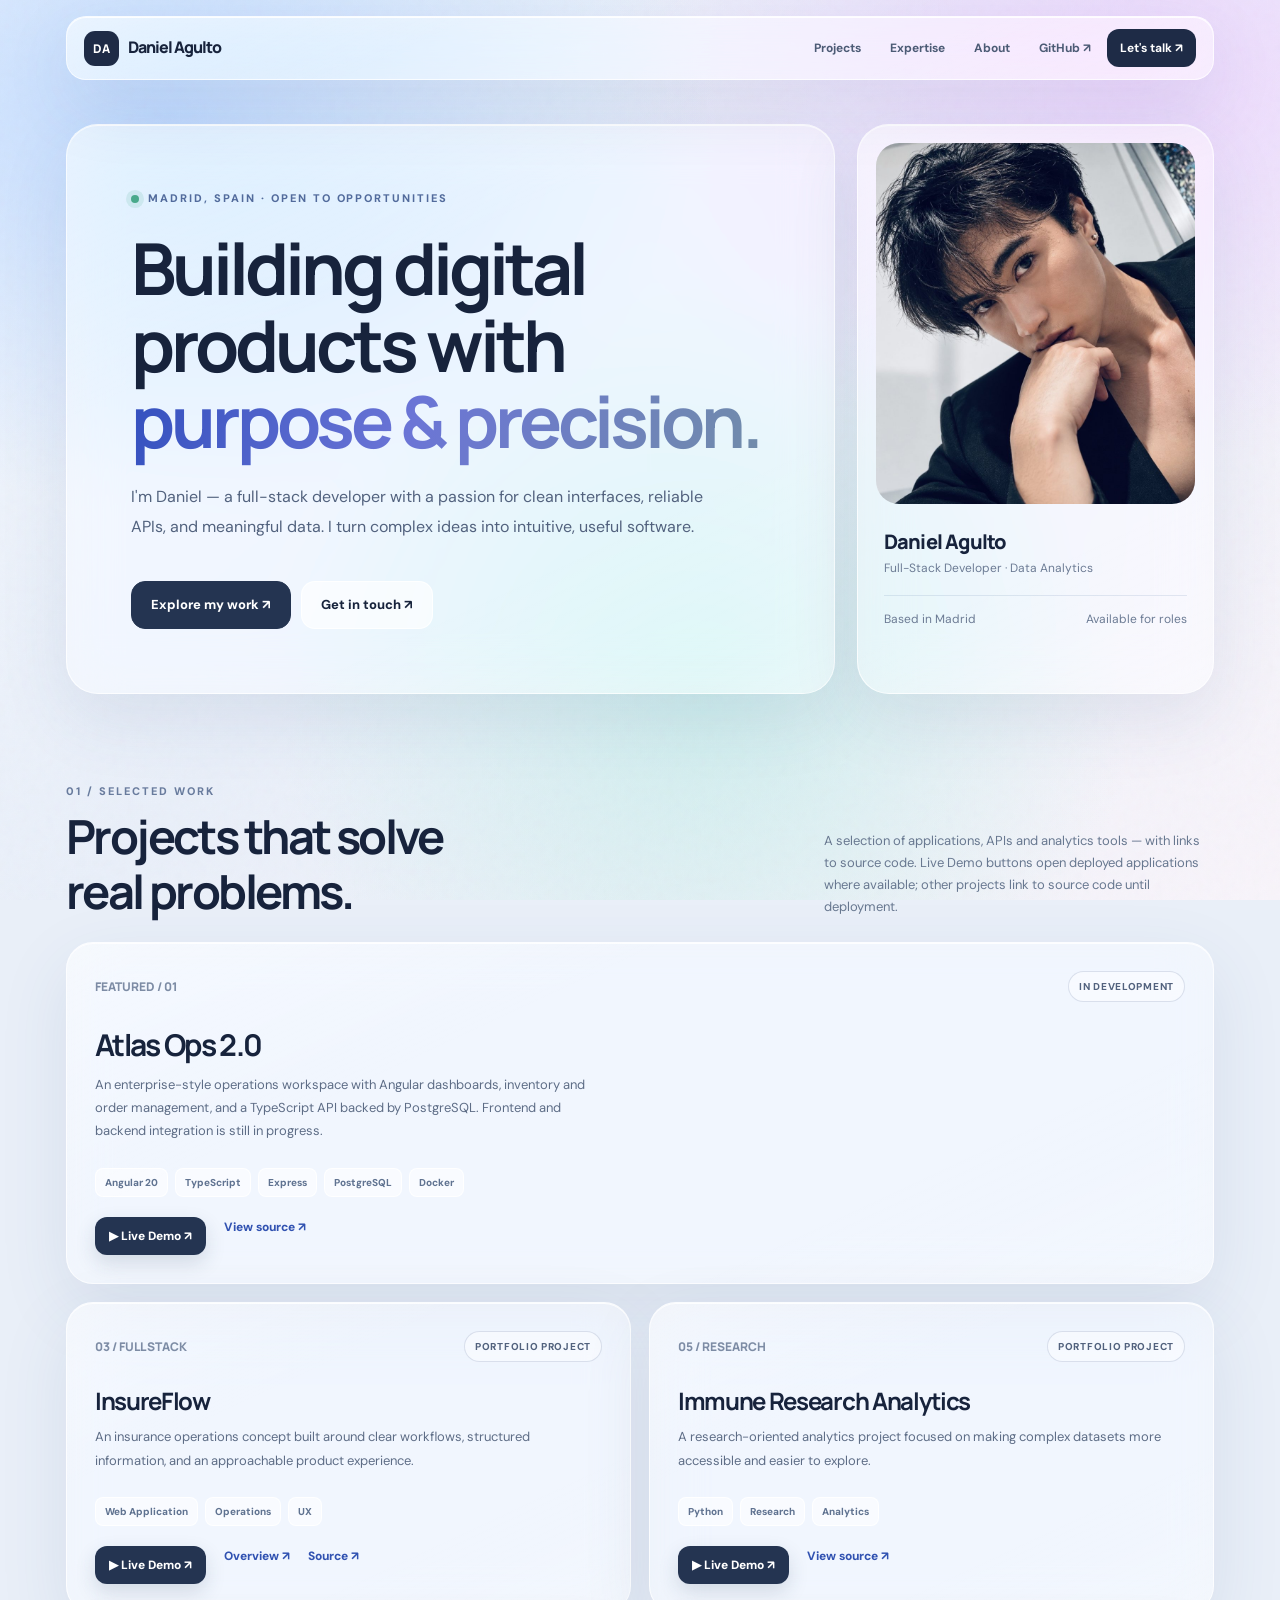
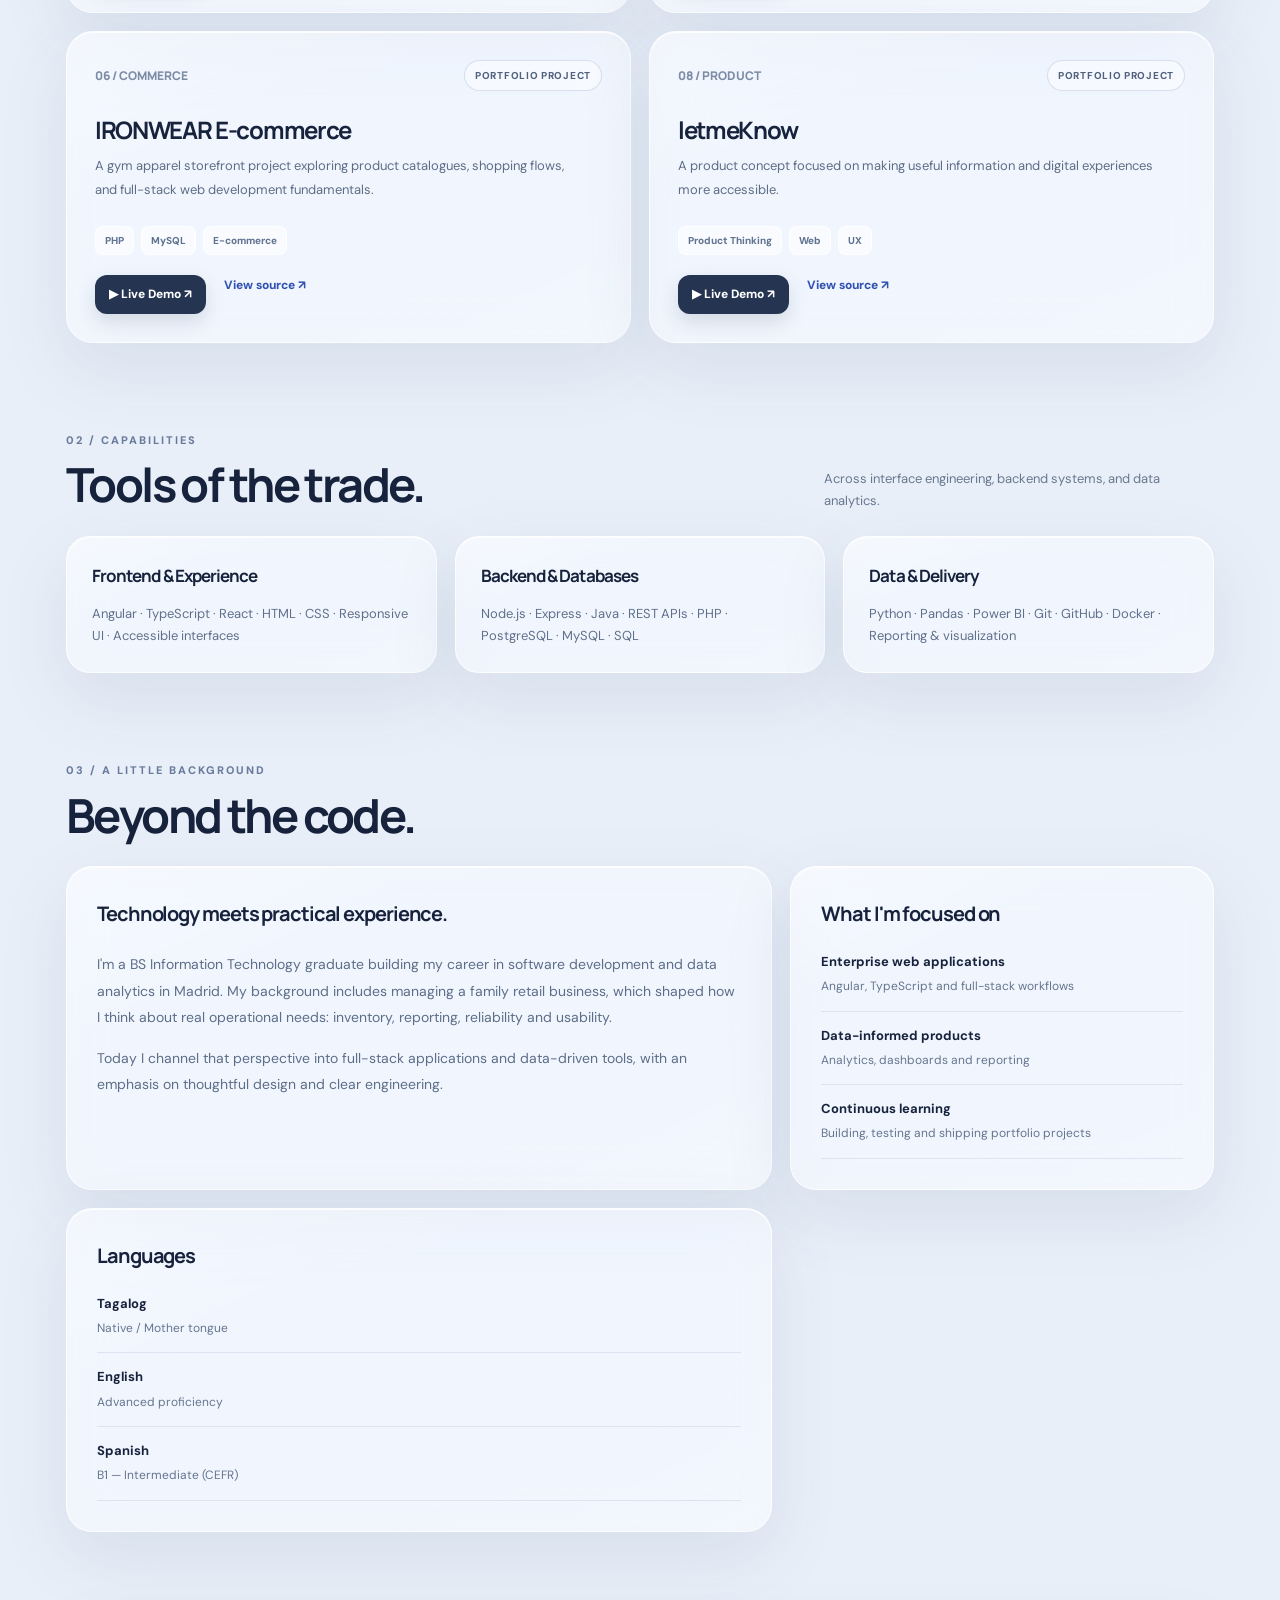
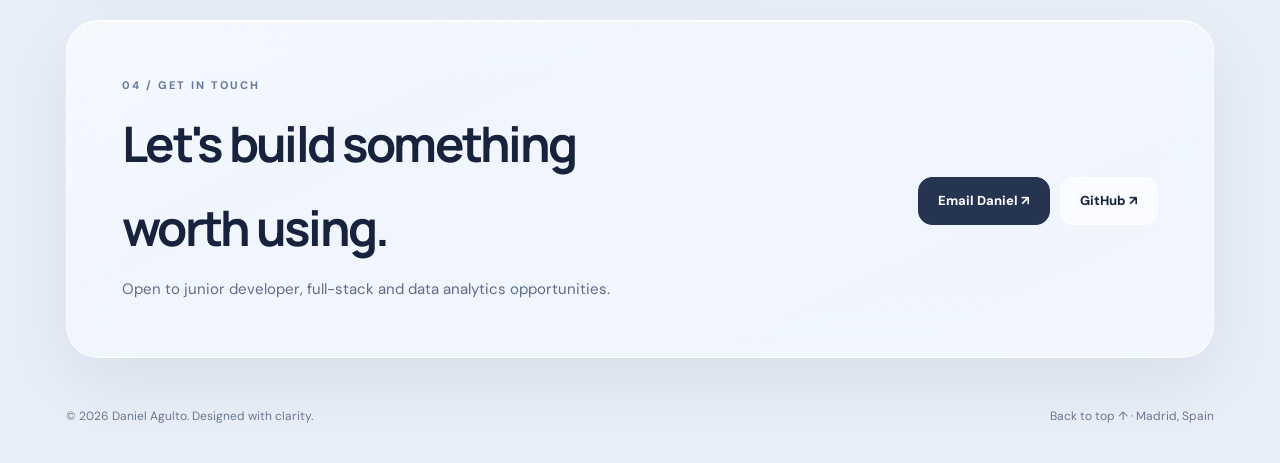
<file: index.html>
<!doctype html>
<html lang="en">
<head>
<meta charset="utf-8">
<meta name="viewport" content="width=device-width,initial-scale=1">
<meta name="theme-color" content="#e9eff8">
<meta name="description" content="Daniel Agulto — Madrid-based full-stack developer and data analytics enthusiast. Explore Angular, TypeScript, APIs, data platforms, and practical software projects.">
<meta property="og:title" content="Daniel Agulto — Developer & Data Analytics">
<meta property="og:description" content="Building considered digital products, data tools and full-stack applications.">
<meta property="og:image" content="https://danielagulto.github.io/daniel.jpg">
<link rel="canonical" href="https://danielagulto.github.io/">
<title>Daniel Agulto — Full-Stack Developer & Data Analytics</title>
<link rel="preconnect" href="https://fonts.googleapis.com">
<link rel="preconnect" href="https://fonts.gstatic.com" crossorigin>
<link href="https://fonts.googleapis.com/css2?family=DM+Sans:wght@400;500;600;700&family=Manrope:wght@400;500;600;700;800&display=swap" rel="stylesheet">
<style>
:root{--ink:#17233c;--muted:#65738c;--line:rgba(255,255,255,.74);--glass:rgba(255,255,255,.43);--glass-deep:rgba(255,255,255,.62);--shadow:0 24px 70px rgba(45,75,124,.10),inset 0 1px 0 rgba(255,255,255,.85);--blue:#4464d9;--radius:27px}
*{box-sizing:border-box}html{scroll-behavior:smooth;scroll-padding-top:100px}body{margin:0;min-height:100vh;color:var(--ink);font:15px/1.7 "DM Sans",sans-serif;background:#e9eff8;overflow-x:hidden}body:before{content:"";position:fixed;inset:0;z-index:-2;pointer-events:none;background:radial-gradient(ellipse at 13% 13%,rgba(190,217,255,.92),transparent 35%),radial-gradient(ellipse at 88% 9%,rgba(237,208,255,.74),transparent 34%),radial-gradient(ellipse at 55% 77%,rgba(182,235,228,.55),transparent 43%),linear-gradient(135deg,#f1f6fd,#e9eff9 45%,#f8f4fa)}body:after{content:"";position:fixed;inset:0;z-index:-1;pointer-events:none;opacity:.23;background-image:url("data:image/svg+xml,%3Csvg viewBox='0 0 160 160' xmlns='http://www.w3.org/2000/svg'%3E%3Cfilter id='n'%3E%3CfeTurbulence type='fractalNoise' baseFrequency='.7' numOctaves='3' stitchTiles='stitch'/%3E%3C/filter%3E%3Crect width='100%25' height='100%25' filter='url(%23n)' opacity='.13'/%3E%3C/svg%3E")}a{color:inherit}button,a{-webkit-tap-highlight-color:transparent}:focus-visible{outline:3px solid #5474ef;outline-offset:4px}.shell{max-width:1200px;margin:auto;padding:0 26px}.glass{background:var(--glass);border:1px solid var(--line);box-shadow:var(--shadow);backdrop-filter:blur(25px) saturate(165%);-webkit-backdrop-filter:blur(25px) saturate(165%);position:relative;overflow:hidden}.glass:before{content:"";pointer-events:none;position:absolute;inset:0;border-radius:inherit;background:linear-gradient(155deg,rgba(255,255,255,.42),transparent 32%,transparent 72%,rgba(255,255,255,.2));opacity:.75}.glass>*{position:relative}.topbar{position:sticky;top:16px;z-index:30;max-width:1200px;margin:16px auto 0;padding:0 26px}.nav{display:flex;align-items:center;justify-content:space-between;gap:16px;border-radius:20px;padding:12px 17px}.brand{font:800 16px "Manrope",sans-serif;letter-spacing:-.06em;text-decoration:none;white-space:nowrap}.brand span{display:inline-grid;place-items:center;width:35px;height:35px;background:#1e2b46;color:white;border-radius:11px;margin-right:9px;font-size:12px;letter-spacing:0}.links{display:flex;align-items:center;gap:3px;flex-wrap:wrap}.links a{font-size:12px;font-weight:700;color:#4c5b75;text-decoration:none;padding:9px 13px;border-radius:12px}.links a:hover{background:rgba(255,255,255,.65);color:#263b89}.nav-contact{background:#1e2b46!important;color:white!important}.hero{display:grid;grid-template-columns:1.55fr .72fr;gap:22px;margin-top:44px}.hero-copy{padding:clamp(32px,5vw,65px);border-radius:32px;min-height:480px;display:flex;flex-direction:column;justify-content:center}.eyebrow{font-size:11px;letter-spacing:.18em;text-transform:uppercase;font-weight:800;color:#526b9c;display:flex;align-items:center;gap:9px}.dot{width:8px;height:8px;background:#49a98b;border-radius:50%;box-shadow:0 0 0 5px rgba(73,169,139,.14)}h1,h2,h3,p{margin-top:0}h1,h2,h3{font-family:"Manrope",sans-serif;letter-spacing:-.055em}h1{font-size:clamp(45px,5.6vw,75px);line-height:1.07;margin:22px 0}.gradient{background:linear-gradient(110deg,#324fbe,#6b75d6 45%,#718ca9);-webkit-background-clip:text;background-clip:text;color:transparent}.lead{font-size:16px;max-width:610px;color:#52627e;line-height:1.85}.actions{display:flex;gap:10px;flex-wrap:wrap;margin-top:24px}.button{display:inline-flex;align-items:center;justify-content:center;gap:8px;text-decoration:none;font-size:13px;font-weight:800;border-radius:14px;padding:12px 19px;border:1px solid rgba(255,255,255,.86);background:rgba(255,255,255,.65);transition:transform .2s,background .2s,box-shadow .2s}.button:hover{transform:translateY(-3px);box-shadow:0 12px 25px rgba(55,72,125,.12)}.button.primary{background:#243451;color:#fff;border-color:#243451}.hero-aside{border-radius:32px;padding:18px;display:flex;flex-direction:column;gap:14px}.portrait{width:100%;aspect-ratio:1/1.13;object-fit:cover;object-position:center;border-radius:23px;display:block;background:#d4e0f0}.aside-bottom{padding:10px 8px 3px}.aside-bottom strong{display:block;font:800 20px "Manrope",sans-serif;letter-spacing:-.04em}.aside-bottom span{color:#6c7b94;font-size:12px}.mini-line{display:flex;justify-content:space-between;gap:8px;margin-top:14px;border-top:1px solid rgba(111,139,179,.18);padding-top:13px;color:#52617a;font-size:12px}.section{padding-top:88px}.section-head{display:flex;justify-content:space-between;align-items:end;gap:20px;margin-bottom:24px}.kicker{font-size:11px;letter-spacing:.18em;text-transform:uppercase;color:#687b9d;font-weight:800;margin-bottom:8px}.section h2{font-size:clamp(31px,4vw,47px);line-height:1.16;margin:0}.section-desc{color:#687890;font-size:13px;max-width:390px;margin:0}.featured{display:grid;grid-template-columns:repeat(2,minmax(0,1fr));gap:18px}.project{border-radius:var(--radius);padding:28px;min-height:285px;display:flex;flex-direction:column;transition:transform .25s,box-shadow .25s}.project:hover,.skill:hover{transform:translateY(-4px);box-shadow:0 27px 70px rgba(53,80,125,.16),inset 0 1px 0 white}.project-top{display:flex;align-items:center;justify-content:space-between;gap:12px}.number{font:800 12px "Manrope",sans-serif;color:#7d8ca5}.flag{font-size:10px;letter-spacing:.07em;text-transform:uppercase;border:1px solid rgba(95,118,158,.2);background:rgba(255,255,255,.45);border-radius:30px;padding:6px 10px;color:#52627e;font-weight:800}.project h3{font-size:24px;line-height:1.25;margin:24px 0 9px}.project p{font-size:13px;line-height:1.8;color:#5e6d86;max-width:490px}.tags{display:flex;gap:7px;flex-wrap:wrap;margin:12px 0 20px}.tags span{font-size:10px;font-weight:800;color:#607391;background:rgba(255,255,255,.55);border:1px solid rgba(255,255,255,.9);border-radius:8px;padding:5px 9px}.project-links{display:flex;gap:18px;flex-wrap:wrap;margin-top:auto}.project-links a{font-size:12px;font-weight:800;text-decoration:none;color:#3152b1}.project-links a:hover{text-decoration:underline}.project-links .demo-link{display:inline-flex;align-items:center;justify-content:center;background:#243451;color:#fff;padding:9px 14px;border-radius:12px;box-shadow:0 8px 20px rgba(36,52,81,.15)}.project-links .demo-link:hover{text-decoration:none;background:#3654a8}.wide{grid-column:span 2;min-height:260px}.wide h3{font-size:30px}.skills{display:grid;grid-template-columns:repeat(3,1fr);gap:18px}.skill{border-radius:24px;padding:25px;transition:transform .25s,box-shadow .25s}.skill h3{font-size:17px;margin:0 0 12px}.skill p{font-size:13px;color:#60708a;margin:0}.about-grid{display:grid;grid-template-columns:1.25fr .75fr;gap:18px}.about-card{border-radius:26px;padding:30px}.about-card p{color:#5d6e88;font-size:14px;line-height:1.9}.about-card h3{font-size:20px}.timeline{display:grid;gap:13px}.timeline div{padding-bottom:12px;border-bottom:1px solid rgba(92,116,153,.14)}.timeline strong{display:block;font-size:13px}.timeline span{font-size:12px;color:#65758e}.contact{margin:88px 0 24px;padding:clamp(30px,5vw,55px);border-radius:32px;display:flex;justify-content:space-between;align-items:center;gap:20px}.contact h2{font-size:clamp(30px,4vw,49px);margin:8px 0}.contact p{color:#5c6d85;margin:0}.footer{display:flex;justify-content:space-between;gap:15px;padding:24px 0 36px;color:#6b7990;font-size:12px}.footer a{text-decoration:none}.footer a:hover{text-decoration:underline}@media(max-width:900px){.hero{grid-template-columns:1.25fr .75fr}.hero-copy{padding:34px}.skills{grid-template-columns:repeat(2,1fr)}}@media(max-width:680px){.shell,.topbar{padding-left:16px;padding-right:16px}.topbar{top:8px;margin-top:8px}.nav{align-items:flex-start;flex-direction:column;gap:7px}.links{width:100%}.links a{padding:7px 9px;font-size:11px}.hero{grid-template-columns:1fr;margin-top:18px}.hero-copy{min-height:auto;padding:32px 25px}.hero-aside{display:grid;grid-template-columns:110px 1fr;align-items:center}.portrait{aspect-ratio:1}.aside-bottom{padding:0}.mini-line{flex-direction:column;margin-top:8px;padding-top:7px}.featured,.skills,.about-grid{grid-template-columns:1fr}.wide{grid-column:span 1}.section{padding-top:64px}.section-head{align-items:flex-start;flex-direction:column}.project{min-height:270px}.contact{margin-top:65px;align-items:flex-start;flex-direction:column}.footer{flex-direction:column}}@media(prefers-reduced-motion:reduce){html{scroll-behavior:auto}*,*:before,*:after{transition:none!important;animation:none!important}}@supports not (backdrop-filter:blur(1px)){.glass{background:rgba(255,255,255,.92)}}
</style>
</head>
<body>
<a href="#main" style="position:absolute;left:-9999px" onfocus="this.style.left='12px'" onblur="this.style.left='-9999px'">Skip to content</a>
<div class="topbar"><nav class="nav glass" aria-label="Main navigation"><a class="brand" href="#top"><span>DA</span>Daniel Agulto</a><div class="links"><a href="#projects">Projects</a><a href="#expertise">Expertise</a><a href="#about">About</a><a href="https://github.com/danielagulto" target="_blank" rel="noopener noreferrer">GitHub ↗</a><a class="nav-contact" href="#contact">Let's talk ↗</a></div></nav></div>
<main id="main" class="shell">
<section class="hero" id="top" aria-labelledby="hero-title"><div class="hero-copy glass"><div class="eyebrow"><span class="dot"></span> Madrid, Spain · Open to opportunities</div><h1 id="hero-title">Building digital products with <span class="gradient">purpose & precision.</span></h1><p class="lead">I'm Daniel — a full-stack developer with a passion for clean interfaces, reliable APIs, and meaningful data. I turn complex ideas into intuitive, useful software.</p><div class="actions"><a class="button primary" href="#projects">Explore my work ↗</a><a class="button" href="mailto:danielagultolim@gmail.com">Get in touch ↗</a></div></div><aside class="hero-aside glass" aria-label="Profile"><img class="portrait" src="daniel.jpg" alt="Portrait of Daniel Agulto"><div class="aside-bottom"><strong>Daniel Agulto</strong><span>Full-Stack Developer · Data Analytics</span><div class="mini-line"><span>Based in Madrid</span><span>Available for roles</span></div></div></aside></section>
<section class="section" id="projects"><div class="section-head"><div><div class="kicker">01 / Selected work</div><h2>Projects that solve<br>real problems.</h2></div><p class="section-desc">A selection of applications, APIs and analytics tools — with links to source code. Live Demo buttons open deployed applications where available; other projects link to source code until deployment.</p></div>
<div class="featured">
<article class="project glass wide"><div class="project-top"><span class="number">FEATURED / 01</span><span class="flag">In development</span></div><h3>Atlas Ops 2.0</h3><p>An enterprise-style operations workspace with Angular dashboards, inventory and order management, and a TypeScript API backed by PostgreSQL. Frontend and backend integration is still in progress.</p><div class="tags"><span>Angular 20</span><span>TypeScript</span><span>Express</span><span>PostgreSQL</span><span>Docker</span></div><div class="project-links"><a class="demo-link" href="https://danielagulto.github.io/atlas-ops-2./" target="_blank" rel="noopener noreferrer">▶ Live Demo ↗</a><a href="https://github.com/danielagulto/atlas-ops-2." target="_blank" rel="noopener noreferrer">View source ↗</a></div></article>

<article class="project glass"><div class="project-top"><span class="number">03 / FULL STACK</span><span class="flag">Portfolio project</span></div><h3>InsureFlow</h3><p>An insurance operations concept built around clear workflows, structured information, and an approachable product experience.</p><div class="tags"><span>Web Application</span><span>Operations</span><span>UX</span></div><div class="project-links"><a class="demo-link" href="https://insureflow-portfolio.vercel.app" target="_blank" rel="noopener noreferrer">▶ Live Demo ↗</a><a href="insureflow.html">Overview ↗</a><a href="https://github.com/danielagulto/insureflow-portfolio" target="_blank" rel="noopener noreferrer">Source ↗</a></div></article>

<article class="project glass"><div class="project-top"><span class="number">05 / RESEARCH</span><span class="flag">Portfolio project</span></div><h3>Immune Research Analytics</h3><p>A research-oriented analytics project focused on making complex datasets more accessible and easier to explore.</p><div class="tags"><span>Python</span><span>Research</span><span>Analytics</span></div><div class="project-links"><a class="demo-link" href="https://immune-research-analytics.onrender.com" target="_blank" rel="noopener noreferrer">▶ Live Demo ↗</a><a href="https://github.com/danielagulto/immune-research-analytics" target="_blank" rel="noopener noreferrer">View source ↗</a></div></article>
<article class="project glass"><div class="project-top"><span class="number">06 / COMMERCE</span><span class="flag">Portfolio project</span></div><h3>IRONWEAR E-commerce</h3><p>A gym apparel storefront project exploring product catalogues, shopping flows, and full-stack web development fundamentals.</p><div class="tags"><span>PHP</span><span>MySQL</span><span>E-commerce</span></div><div class="project-links"><a class="demo-link" href="https://ironwear.free.nf/welcome.php" target="_blank" rel="noopener noreferrer">▶ Live Demo ↗</a><a href="https://github.com/danielagulto/ironwear-ecommerce" target="_blank" rel="noopener noreferrer">View source ↗</a></div></article>

<article class="project glass"><div class="project-top"><span class="number">08 / PRODUCT</span><span class="flag">Portfolio project</span></div><h3>letmeKnow</h3><p>A product concept focused on making useful information and digital experiences more accessible.</p><div class="tags"><span>Product Thinking</span><span>Web</span><span>UX</span></div><div class="project-links"><a class="demo-link" href="https://danielagulto.github.io/letmeknow/" target="_blank" rel="noopener noreferrer">▶ Live Demo ↗</a><a href="https://github.com/danielagulto/letmeknow" target="_blank" rel="noopener noreferrer">View source ↗</a></div></article>
</div></section>
<section class="section" id="expertise"><div class="section-head"><div><div class="kicker">02 / Capabilities</div><h2>Tools of the trade.</h2></div><p class="section-desc">Across interface engineering, backend systems, and data analytics.</p></div><div class="skills"><div class="skill glass"><h3>Frontend & Experience</h3><p>Angular · TypeScript · React · HTML · CSS · Responsive UI · Accessible interfaces</p></div><div class="skill glass"><h3>Backend & Databases</h3><p>Node.js · Express · Java · REST APIs · PHP · PostgreSQL · MySQL · SQL</p></div><div class="skill glass"><h3>Data & Delivery</h3><p>Python · Pandas · Power BI · Git · GitHub · Docker · Reporting & visualization</p></div></div></section>
<section class="section" id="about"><div class="section-head"><div><div class="kicker">03 / A little background</div><h2>Beyond the code.</h2></div></div><div class="about-grid"><div class="about-card glass"><h3>Technology meets practical experience.</h3><p>I'm a BS Information Technology graduate building my career in software development and data analytics in Madrid. My background includes managing a family retail business, which shaped how I think about real operational needs: inventory, reporting, reliability and usability.</p><p>Today I channel that perspective into full-stack applications and data-driven tools, with an emphasis on thoughtful design and clear engineering.</p></div><div class="about-card glass"><h3>What I'm focused on</h3><div class="timeline"><div><strong>Enterprise web applications</strong><span>Angular, TypeScript and full-stack workflows</span></div><div><strong>Data-informed products</strong><span>Analytics, dashboards and reporting</span></div><div><strong>Continuous learning</strong><span>Building, testing and shipping portfolio projects</span></div></div></div><div class="about-card glass"><h3>Languages</h3><div class="timeline"><div><strong>Tagalog</strong><span>Native / Mother tongue</span></div><div><strong>English</strong><span>Advanced proficiency</span></div><div><strong>Spanish</strong><span>B1 — Intermediate (CEFR)</span></div></div></div></div></section>
<section class="contact glass" id="contact"><div><div class="kicker">04 / Get in touch</div><h2>Let's build something<br>worth using.</h2><p>Open to junior developer, full-stack and data analytics opportunities.</p></div><div class="actions"><a class="button primary" href="mailto:danielagultolim@gmail.com">Email Daniel ↗</a><a class="button" href="https://github.com/danielagulto" target="_blank" rel="noopener noreferrer">GitHub ↗</a></div></section>
<footer class="footer"><span>© <span id="year">2026</span> Daniel Agulto. Designed with clarity.</span><span><a href="#top">Back to top ↑</a> · Madrid, Spain</span></footer>
</main><script>document.getElementById("year").textContent=new Date().getFullYear();</script>
</body></html>
</file>
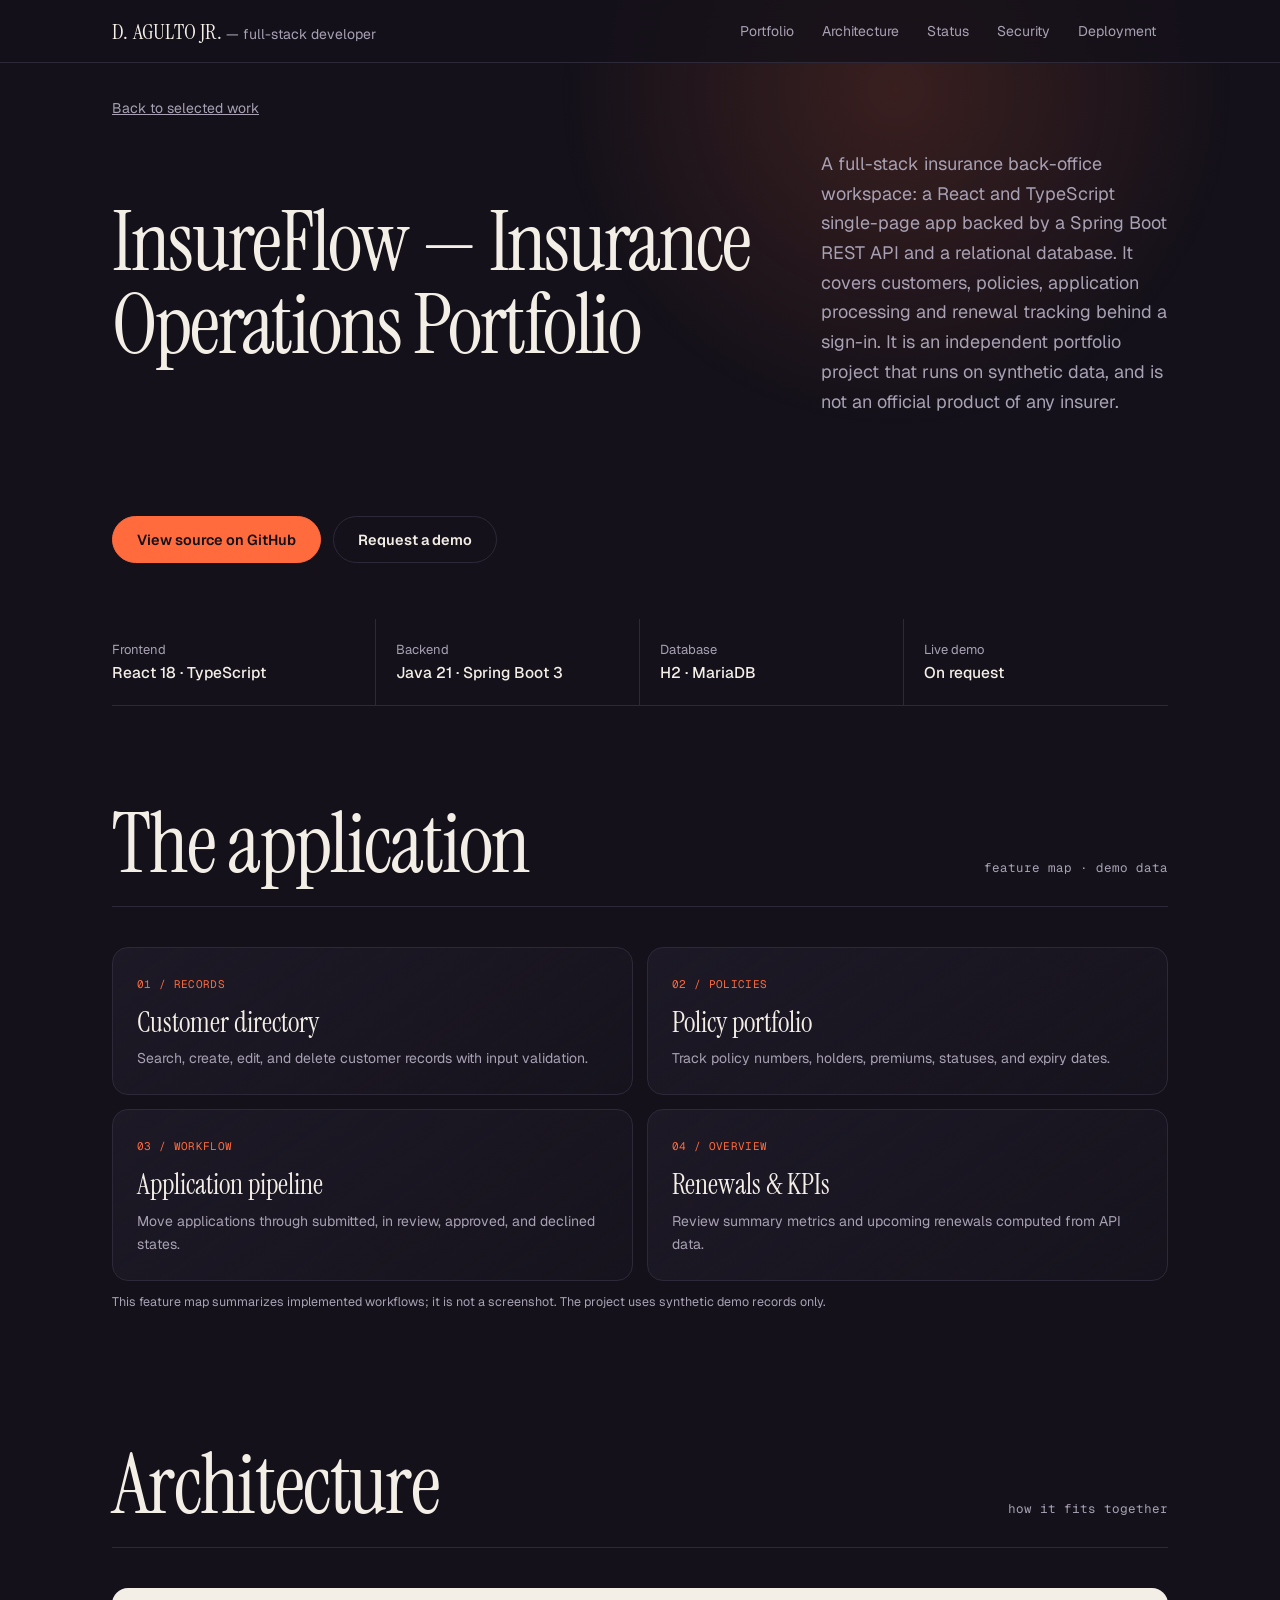
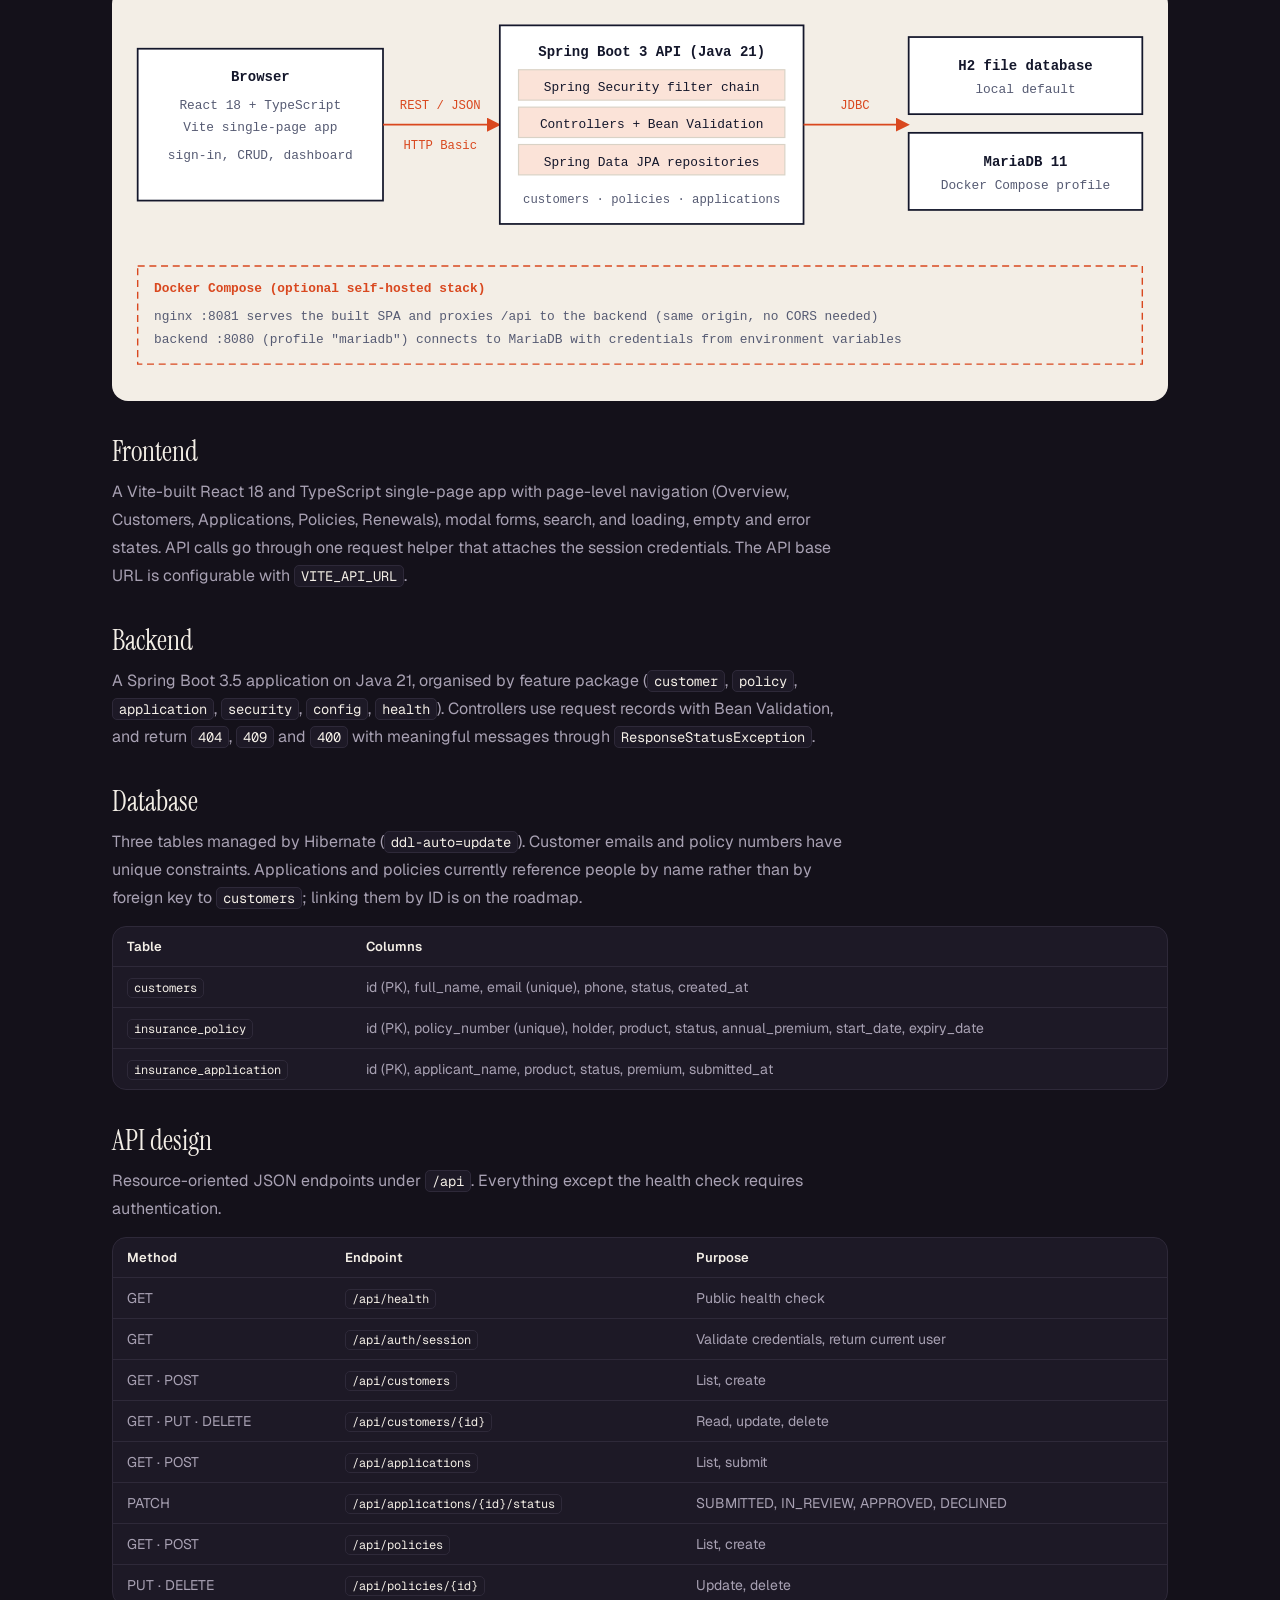
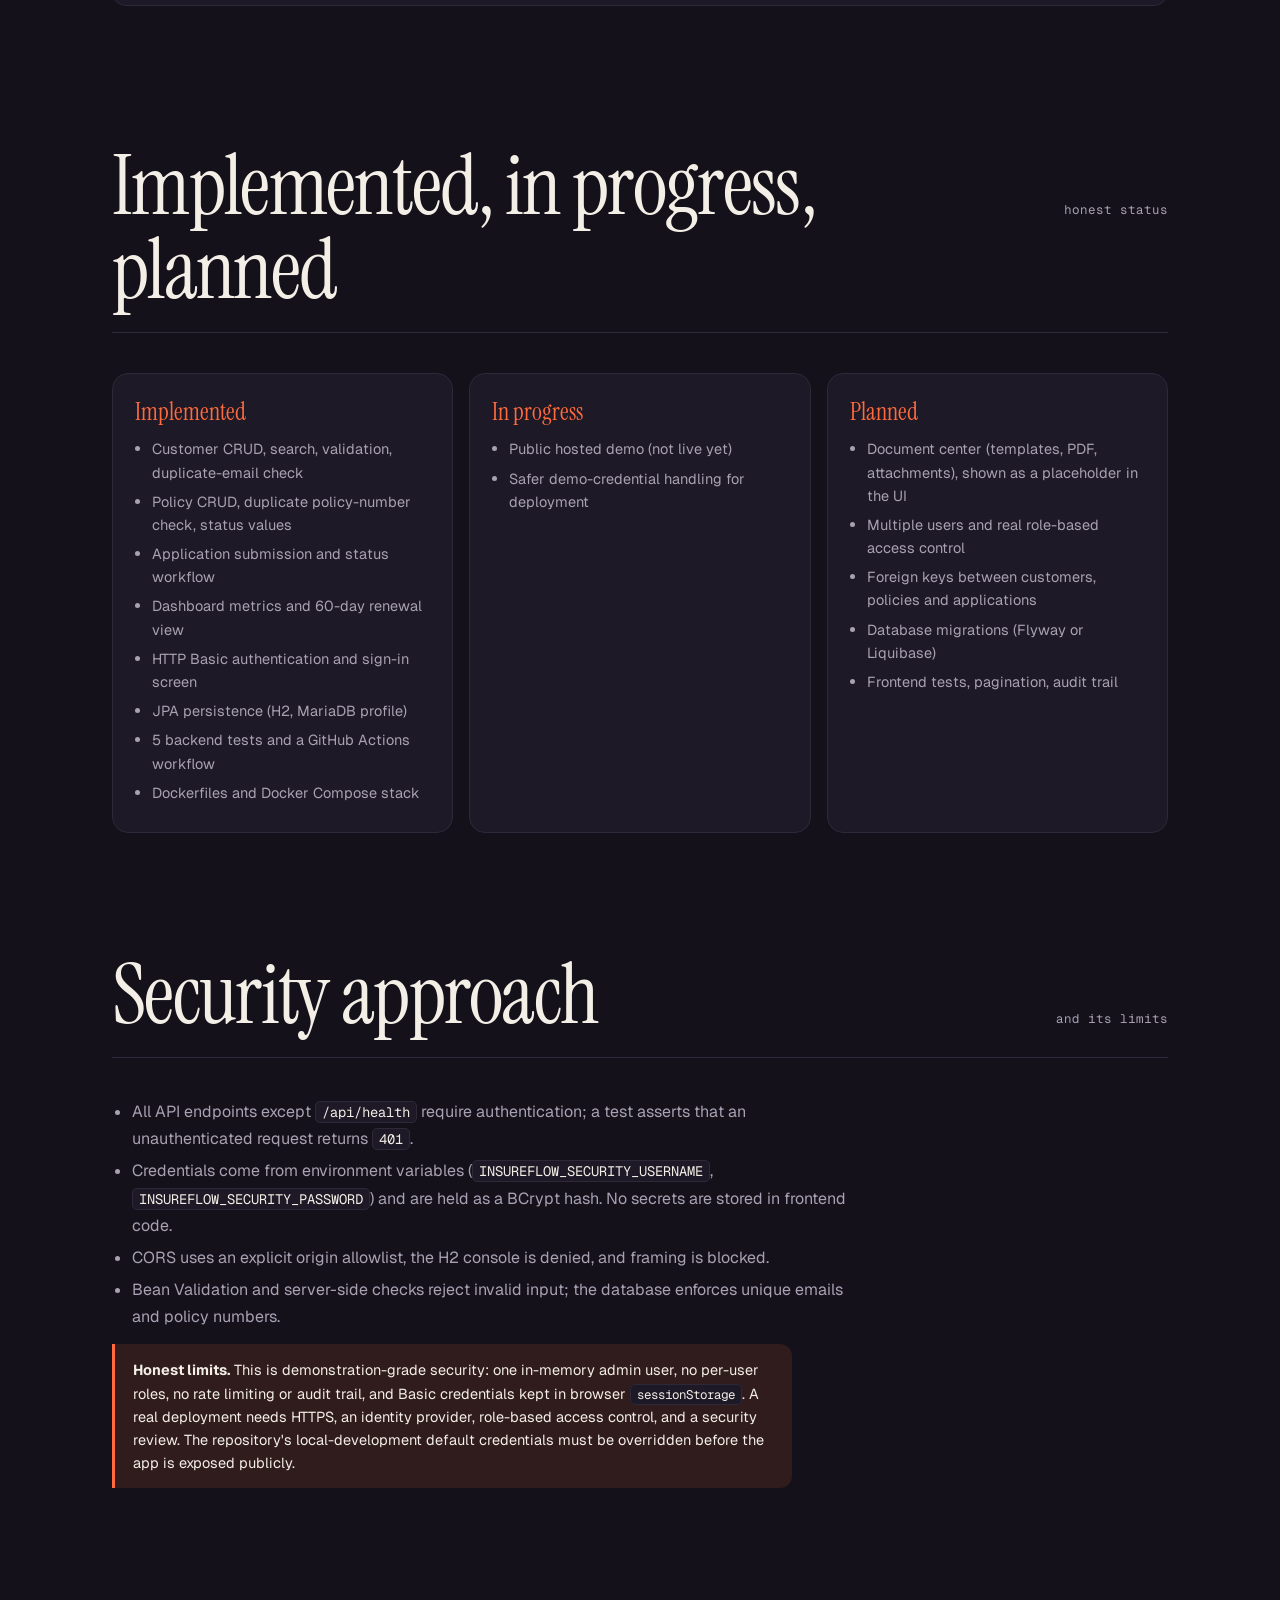
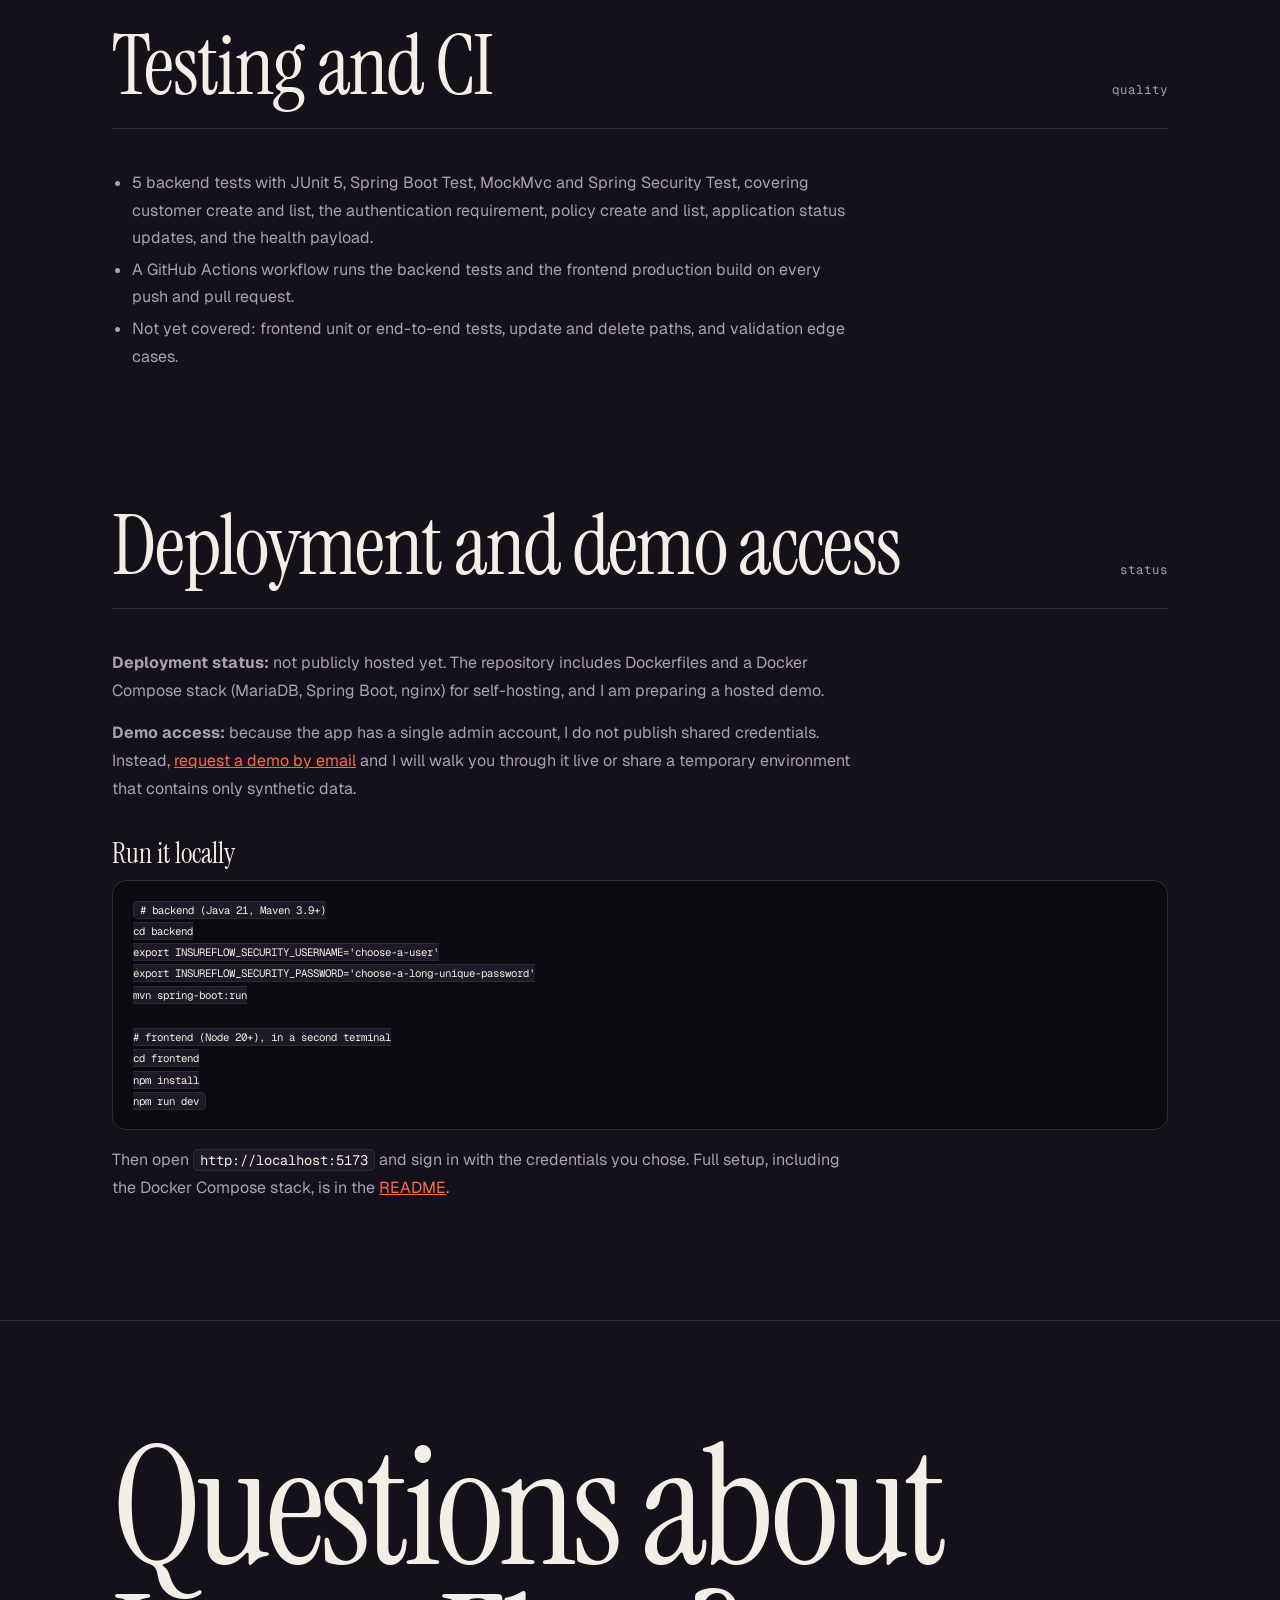
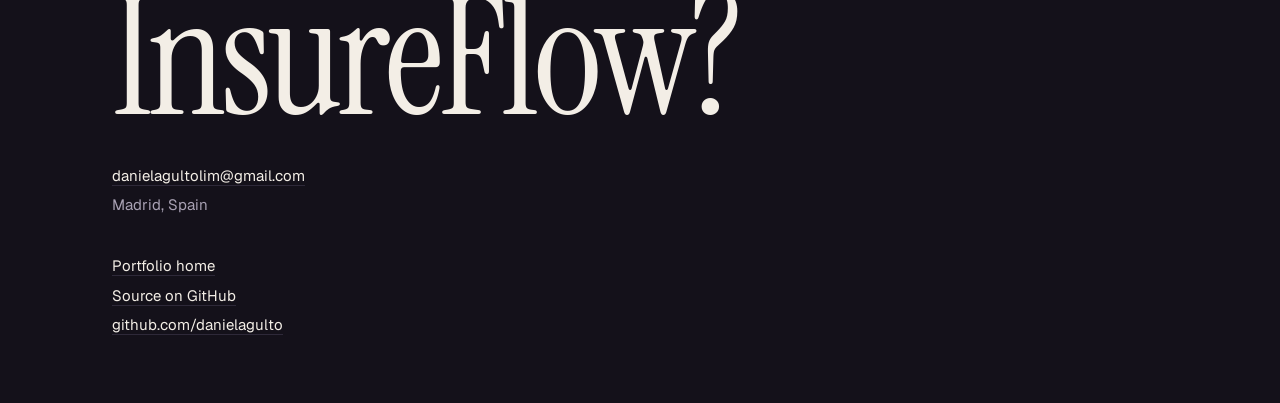
<file: insureflow.html>
<!DOCTYPE html>
<html lang="en">
<head>
<meta charset="UTF-8">
<meta name="viewport" content="width=device-width, initial-scale=1.0">
<title>InsureFlow — Insurance Operations Portfolio | Daniel Agulto</title>
<meta name="description" content="InsureFlow is a full-stack insurance operations app built with Java 21, Spring Boot, Spring Security, React and TypeScript. Architecture, features, security approach, testing and deployment status, with implemented and planned work clearly separated.">
<link rel="canonical" href="https://danielagulto.github.io/insureflow.html">
<meta name="author" content="Daniel L. Agulto Jr.">
<meta property="og:type" content="article">
<meta property="og:url" content="https://danielagulto.github.io/insureflow.html">
<meta property="og:site_name" content="Daniel Agulto — Portfolio">
<meta property="og:title" content="InsureFlow — Insurance Operations Portfolio">
<meta property="og:description" content="Full-stack insurance operations app: Spring Boot REST API, Spring Security, JPA, React and TypeScript. By Daniel Agulto.">
<meta property="og:image" content="https://danielagulto.github.io/daniel.jpg">
<meta property="og:image:alt" content="Portrait of Daniel Agulto, creator of the InsureFlow portfolio project">
<meta name="twitter:card" content="summary_large_image">
<meta name="theme-color" content="#14111A">
<link rel="icon" href="data:image/svg+xml,%3Csvg xmlns='http://www.w3.org/2000/svg' viewBox='0 0 32 32'%3E%3Crect width='32' height='32' fill='%2314172B'/%3E%3Ctext x='16' y='22' font-family='monospace' font-size='16' font-weight='bold' text-anchor='middle' fill='%23F6F6F9'%3EDA%3C/text%3E%3C/svg%3E">
<link rel="preconnect" href="https://fonts.googleapis.com">
<link rel="preconnect" href="https://fonts.gstatic.com" crossorigin>
<link href="https://fonts.googleapis.com/css2?family=Instrument+Serif:ital@0;1&family=Geist:wght@400;500;600&family=Geist+Mono:wght@400;500&display=swap" rel="stylesheet">
<link rel="stylesheet" href="site.css">
<script type="application/ld+json">
{
  "@context": "https://schema.org",
  "@type": "SoftwareSourceCode",
  "name": "InsureFlow — Insurance Operations Portfolio",
  "codeRepository": "https://github.com/danielagulto/insureflow-portfolio",
  "programmingLanguage": ["Java", "TypeScript"],
  "author": { "@type": "Person", "name": "Daniel L. Agulto Jr.", "url": "https://danielagulto.github.io/" }
}
</script>
</head>
<body>
<a class="skip-link" href="#main">Skip to content</a>

<header>
  <div class="wrap wide titleblock">
    <div><strong>D. AGULTO JR.</strong> — full-stack developer</div>
    <nav aria-label="Primary">
      <a href="index.html">Portfolio</a>
      <a href="#architecture">Architecture</a>
      <a href="#status">Status</a>
      <a href="#security">Security</a>
      <a href="#deployment">Deployment</a>
    </nav>
  </div>
</header>

<main id="main" class="wrap wide">
  <p class="crumb"><a href="index.html#work">Back to selected work</a></p>

  <section class="hero" id="top" style="padding-top:32px">
    <h1 style="max-width:22ch">InsureFlow — Insurance Operations Portfolio</h1>
    <p class="lede">A full-stack insurance back-office workspace: a React and TypeScript single-page app backed by a Spring Boot REST API and a relational database. It covers customers, policies, application processing and renewal tracking behind a sign-in. It is an independent portfolio project that runs on synthetic data, and is not an official product of any insurer.</p>
    <div class="cta-row">
      <a class="btn" href="https://github.com/danielagulto/insureflow-portfolio" target="_blank" rel="noopener">View source on GitHub</a>
      <a class="btn ghost" href="mailto:danielagultolim@gmail.com?subject=InsureFlow%20demo%20request">Request a demo</a>
    </div>
  </section>

  <div class="factstrip">
    <div class="fact"><span class="label">Frontend</span><span class="value">React 18 · TypeScript</span></div>
    <div class="fact"><span class="label">Backend</span><span class="value">Java 21 · Spring Boot 3</span></div>
    <div class="fact"><span class="label">Database</span><span class="value">H2 · MariaDB</span></div>
    <div class="fact"><span class="label">Live demo</span><span class="value">On request</span></div>
  </div>

  <section id="screens">
    <div class="section-head"><h2>The application</h2><span class="tag mono">feature map · demo data</span></div>
    <div class="screen-summary-grid" aria-label="InsureFlow feature overview, not screenshots">
      <article class="screen-summary"><span class="screen-index">01 / RECORDS</span><h3>Customer directory</h3><p>Search, create, edit, and delete customer records with input validation.</p></article>
      <article class="screen-summary"><span class="screen-index">02 / POLICIES</span><h3>Policy portfolio</h3><p>Track policy numbers, holders, premiums, statuses, and expiry dates.</p></article>
      <article class="screen-summary"><span class="screen-index">03 / WORKFLOW</span><h3>Application pipeline</h3><p>Move applications through submitted, in review, approved, and declined states.</p></article>
      <article class="screen-summary"><span class="screen-index">04 / OVERVIEW</span><h3>Renewals &amp; KPIs</h3><p>Review summary metrics and upcoming renewals computed from API data.</p></article>
    </div>
    <p class="note" style="font-size:12.5px;color:var(--ink-soft)">This feature map summarizes implemented workflows; it is not a screenshot. The project uses synthetic demo records only.</p>
  </section>

  <section id="architecture" class="prose">
    <div class="section-head"><h2>Architecture</h2><span class="tag mono">how it fits together</span></div>
    <div class="diagram">
      <svg viewBox="0 0 880 330" role="img" aria-labelledby="arch-t arch-d" xmlns="http://www.w3.org/2000/svg">
        <title id="arch-t">InsureFlow architecture</title>
        <desc id="arch-d">A React and TypeScript single-page app calls a Spring Boot REST API over HTTP with Basic authentication. The API uses Spring Data JPA to persist to H2 locally or MariaDB under Docker Compose. In Docker Compose, nginx serves the built app and proxies API requests to the backend.</desc>
        <defs><marker id="ah" markerWidth="8" markerHeight="8" refX="6" refY="4" orient="auto"><path d="M0,0 L8,4 L0,8 Z" fill="#D9481F"/></marker></defs>
        <g font-family="JetBrains Mono, monospace" font-size="12" fill="#14172B">
          <rect x="10" y="40" width="210" height="130" fill="#fff" stroke="#14172B" stroke-width="1.5"/>
          <text x="115" y="68" text-anchor="middle" font-weight="600">Browser</text>
          <text x="115" y="92" text-anchor="middle" fill="#565B73" font-size="11">React 18 + TypeScript</text>
          <text x="115" y="110" text-anchor="middle" fill="#565B73" font-size="11">Vite single-page app</text>
          <text x="115" y="134" text-anchor="middle" fill="#565B73" font-size="11">sign-in, CRUD, dashboard</text>

          <line x1="220" y1="105" x2="318" y2="105" stroke="#D9481F" stroke-width="1.5" marker-end="url(#ah)"/>
          <text x="269" y="92" text-anchor="middle" fill="#D9481F" font-size="10.5">REST / JSON</text>
          <text x="269" y="126" text-anchor="middle" fill="#D9481F" font-size="10.5">HTTP Basic</text>

          <rect x="320" y="20" width="260" height="170" fill="#fff" stroke="#14172B" stroke-width="1.5"/>
          <text x="450" y="46" text-anchor="middle" font-weight="600">Spring Boot 3 API (Java 21)</text>
          <rect x="336" y="58" width="228" height="26" fill="#FBE3D8" stroke="#D9D2C6"/><text x="450" y="76" text-anchor="middle" font-size="11">Spring Security filter chain</text>
          <rect x="336" y="90" width="228" height="26" fill="#FBE3D8" stroke="#D9D2C6"/><text x="450" y="108" text-anchor="middle" font-size="11">Controllers + Bean Validation</text>
          <rect x="336" y="122" width="228" height="26" fill="#FBE3D8" stroke="#D9D2C6"/><text x="450" y="140" text-anchor="middle" font-size="11">Spring Data JPA repositories</text>
          <text x="450" y="172" text-anchor="middle" fill="#565B73" font-size="10.5">customers · policies · applications</text>

          <line x1="580" y1="105" x2="668" y2="105" stroke="#D9481F" stroke-width="1.5" marker-end="url(#ah)"/>
          <text x="624" y="92" text-anchor="middle" fill="#D9481F" font-size="10.5">JDBC</text>

          <rect x="670" y="30" width="200" height="66" fill="#fff" stroke="#14172B" stroke-width="1.5"/>
          <text x="770" y="58" text-anchor="middle" font-weight="600">H2 file database</text>
          <text x="770" y="78" text-anchor="middle" fill="#565B73" font-size="11">local default</text>
          <rect x="670" y="112" width="200" height="66" fill="#fff" stroke="#14172B" stroke-width="1.5"/>
          <text x="770" y="140" text-anchor="middle" font-weight="600">MariaDB 11</text>
          <text x="770" y="160" text-anchor="middle" fill="#565B73" font-size="11">Docker Compose profile</text>

          <rect x="10" y="226" width="860" height="84" fill="none" stroke="#D9481F" stroke-width="1.2" stroke-dasharray="6 4"/>
          <text x="24" y="248" fill="#D9481F" font-size="11" font-weight="600">Docker Compose (optional self-hosted stack)</text>
          <text x="24" y="272" fill="#565B73" font-size="11">nginx :8081 serves the built SPA and proxies /api to the backend (same origin, no CORS needed)</text>
          <text x="24" y="292" fill="#565B73" font-size="11">backend :8080 (profile "mariadb") connects to MariaDB with credentials from environment variables</text>
        </g>
      </svg>
    </div>

    <h3>Frontend</h3>
    <p>A Vite-built React 18 and TypeScript single-page app with page-level navigation (Overview, Customers, Applications, Policies, Renewals), modal forms, search, and loading, empty and error states. API calls go through one request helper that attaches the session credentials. The API base URL is configurable with <code>VITE_API_URL</code>.</p>

    <h3>Backend</h3>
    <p>A Spring Boot 3.5 application on Java 21, organised by feature package (<code>customer</code>, <code>policy</code>, <code>application</code>, <code>security</code>, <code>config</code>, <code>health</code>). Controllers use request records with Bean Validation, and return <code>404</code>, <code>409</code> and <code>400</code> with meaningful messages through <code>ResponseStatusException</code>.</p>

    <h3>Database</h3>
    <p>Three tables managed by Hibernate (<code>ddl-auto=update</code>). Customer emails and policy numbers have unique constraints. Applications and policies currently reference people by name rather than by foreign key to <code>customers</code>; linking them by ID is on the roadmap.</p>
    <div class="tablewrap"><table>
      <thead><tr><th>Table</th><th>Columns</th></tr></thead>
      <tbody>
        <tr><td class="nowrap"><code>customers</code></td><td>id (PK), full_name, email (unique), phone, status, created_at</td></tr>
        <tr><td class="nowrap"><code>insurance_policy</code></td><td>id (PK), policy_number (unique), holder, product, status, annual_premium, start_date, expiry_date</td></tr>
        <tr><td class="nowrap"><code>insurance_application</code></td><td>id (PK), applicant_name, product, status, premium, submitted_at</td></tr>
      </tbody>
    </table></div>

    <h3>API design</h3>
    <p>Resource-oriented JSON endpoints under <code>/api</code>. Everything except the health check requires authentication.</p>
    <div class="tablewrap"><table>
      <thead><tr><th>Method</th><th>Endpoint</th><th>Purpose</th></tr></thead>
      <tbody>
        <tr><td>GET</td><td><code>/api/health</code></td><td>Public health check</td></tr>
        <tr><td>GET</td><td><code>/api/auth/session</code></td><td>Validate credentials, return current user</td></tr>
        <tr><td>GET · POST</td><td><code>/api/customers</code></td><td>List, create</td></tr>
        <tr><td>GET · PUT · DELETE</td><td><code>/api/customers/{id}</code></td><td>Read, update, delete</td></tr>
        <tr><td>GET · POST</td><td><code>/api/applications</code></td><td>List, submit</td></tr>
        <tr><td>PATCH</td><td><code>/api/applications/{id}/status</code></td><td>SUBMITTED, IN_REVIEW, APPROVED, DECLINED</td></tr>
        <tr><td>GET · POST</td><td><code>/api/policies</code></td><td>List, create</td></tr>
        <tr><td>PUT · DELETE</td><td><code>/api/policies/{id}</code></td><td>Update, delete</td></tr>
      </tbody>
    </table></div>
  </section>

  <section id="status">
    <div class="section-head"><h2>Implemented, in progress, planned</h2><span class="tag mono">honest status</span></div>
    <div class="statusgrid">
      <div class="statuscol">
        <h3>Implemented</h3>
        <ul>
          <li>Customer CRUD, search, validation, duplicate-email check</li>
          <li>Policy CRUD, duplicate policy-number check, status values</li>
          <li>Application submission and status workflow</li>
          <li>Dashboard metrics and 60-day renewal view</li>
          <li>HTTP Basic authentication and sign-in screen</li>
          <li>JPA persistence (H2, MariaDB profile)</li>
          <li>5 backend tests and a GitHub Actions workflow</li>
          <li>Dockerfiles and Docker Compose stack</li>
        </ul>
      </div>
      <div class="statuscol">
        <h3>In progress</h3>
        <ul>
          <li>Public hosted demo (not live yet)</li>
          <li>Safer demo-credential handling for deployment</li>
        </ul>
      </div>
      <div class="statuscol">
        <h3>Planned</h3>
        <ul>
          <li>Document center (templates, PDF, attachments), shown as a placeholder in the UI</li>
          <li>Multiple users and real role-based access control</li>
          <li>Foreign keys between customers, policies and applications</li>
          <li>Database migrations (Flyway or Liquibase)</li>
          <li>Frontend tests, pagination, audit trail</li>
        </ul>
      </div>
    </div>
  </section>

  <section id="security" class="prose">
    <div class="section-head"><h2>Security approach</h2><span class="tag mono">and its limits</span></div>
    <ul>
      <li>All API endpoints except <code>/api/health</code> require authentication; a test asserts that an unauthenticated request returns <code>401</code>.</li>
      <li>Credentials come from environment variables (<code>INSUREFLOW_SECURITY_USERNAME</code>, <code>INSUREFLOW_SECURITY_PASSWORD</code>) and are held as a BCrypt hash. No secrets are stored in frontend code.</li>
      <li>CORS uses an explicit origin allowlist, the H2 console is denied, and framing is blocked.</li>
      <li>Bean Validation and server-side checks reject invalid input; the database enforces unique emails and policy numbers.</li>
    </ul>
    <div class="callout"><strong>Honest limits.</strong> This is demonstration-grade security: one in-memory admin user, no per-user roles, no rate limiting or audit trail, and Basic credentials kept in browser <code>sessionStorage</code>. A real deployment needs HTTPS, an identity provider, role-based access control, and a security review. The repository's local-development default credentials must be overridden before the app is exposed publicly.</div>
  </section>

  <section id="testing" class="prose">
    <div class="section-head"><h2>Testing and CI</h2><span class="tag mono">quality</span></div>
    <ul>
      <li>5 backend tests with JUnit 5, Spring Boot Test, MockMvc and Spring Security Test, covering customer create and list, the authentication requirement, policy create and list, application status updates, and the health payload.</li>
      <li>A GitHub Actions workflow runs the backend tests and the frontend production build on every push and pull request.</li>
      <li>Not yet covered: frontend unit or end-to-end tests, update and delete paths, and validation edge cases.</li>
    </ul>
  </section>

  <section id="deployment" class="prose">
    <div class="section-head"><h2>Deployment and demo access</h2><span class="tag mono">status</span></div>
    <p><strong>Deployment status:</strong> not publicly hosted yet. The repository includes Dockerfiles and a Docker Compose stack (MariaDB, Spring Boot, nginx) for self-hosting, and I am preparing a hosted demo.</p>
    <p><strong>Demo access:</strong> because the app has a single admin account, I do not publish shared credentials. Instead, <a href="mailto:danielagultolim@gmail.com?subject=InsureFlow%20demo%20request">request a demo by email</a> and I will walk you through it live or share a temporary environment that contains only synthetic data.</p>
    <h3>Run it locally</h3>
<pre><code># backend (Java 21, Maven 3.9+)
cd backend
export INSUREFLOW_SECURITY_USERNAME='choose-a-user'
export INSUREFLOW_SECURITY_PASSWORD='choose-a-long-unique-password'
mvn spring-boot:run

# frontend (Node 20+), in a second terminal
cd frontend
npm install
npm run dev</code></pre>
    <p>Then open <code>http://localhost:5173</code> and sign in with the credentials you chose. Full setup, including the Docker Compose stack, is in the <a href="https://github.com/danielagulto/insureflow-portfolio#readme" target="_blank" rel="noopener">README</a>.</p>
  </section>
</main>

<footer id="contact">
  <div class="wrap wide">
    <div class="row">
      <div>
        <h2>Questions about InsureFlow?</h2>
        <div class="meta">
          <div><a href="mailto:danielagultolim@gmail.com">danielagultolim@gmail.com</a></div>
          <div>Madrid, Spain</div>
        </div>
      </div>
      <div class="meta">
        <div><a href="index.html">Portfolio home</a></div>
        <div><a href="https://github.com/danielagulto/insureflow-portfolio" target="_blank" rel="noopener">Source on GitHub</a></div>
        <div><a href="https://github.com/danielagulto" target="_blank" rel="noopener">github.com/danielagulto</a></div>
      </div>
    </div>
  </div>
</footer>
</body>
</html>
</file>
<file: site.css>
/* Daniel Agulto portfolio v4 - midnight editorial */
:root{
  --bg:#14111A; --surface:#1D1926; --line:#2E2939;
  --ink:#F3EEE6; --ink-soft:#A8A1B3;
  --accent:#FF6B3D; --accent-soft:rgba(255,107,61,.12); --ivory:#F3EEE6;
  --paper:var(--bg); --paper-line:var(--line); --blue:var(--accent); --blue-soft:var(--accent-soft);
  --display:'Instrument Serif',Georgia,serif;
  --body:'Geist',system-ui,sans-serif;
  --mono:'Geist Mono',ui-monospace,monospace;
}
*{box-sizing:border-box}
html{scroll-behavior:smooth;background:var(--bg)}
body{margin:0;background:var(--bg);color:var(--ink);font-family:var(--body);font-size:16px;-webkit-font-smoothing:antialiased;overflow-x:hidden}
body::before{content:"";position:fixed;inset:0;pointer-events:none;z-index:0;background:radial-gradient(520px circle at var(--mx,70%) var(--my,10%),rgba(255,107,61,.16),transparent 65%)}
header,main,footer{position:relative;z-index:1}
@media (prefers-reduced-motion:reduce){*{animation:none!important;transition:none!important;scroll-behavior:auto!important}}
a{color:var(--accent)}
.wrap{max-width:1120px;margin:0 auto;padding:0 32px}
.mono{font-family:var(--mono)}

/* header */
header{position:sticky;top:0;z-index:5;background:rgba(20,17,26,.8);backdrop-filter:blur(14px);-webkit-backdrop-filter:blur(14px);border-bottom:1px solid var(--line)}
.titleblock{display:flex;justify-content:space-between;align-items:center;padding-top:16px;padding-bottom:16px;font-size:14px;color:var(--ink-soft)}
.titleblock strong{font-family:var(--display);font-weight:400;font-size:22px;color:var(--ink);letter-spacing:.01em}
.titleblock nav{display:flex;flex-wrap:wrap;gap:4px}
.titleblock nav a{color:var(--ink-soft);text-decoration:none;padding:6px 12px;border-radius:99px;transition:color .2s,background .2s}
.titleblock nav a:hover{color:var(--ink);background:var(--surface)}

/* hero */
.hero{padding:112px 0 56px;display:block}
.eyebrow{display:inline-flex;align-items:center;gap:10px;font-family:var(--mono);font-size:12.5px;color:var(--ink-soft);border:1px solid var(--line);padding:7px 14px;border-radius:99px;margin:0 0 36px}
.eyebrow .dot{width:8px;height:8px;border-radius:50%;background:var(--accent);box-shadow:0 0 0 4px var(--accent-soft);animation:pulse 2.4s ease-in-out infinite}
@keyframes pulse{50%{box-shadow:0 0 0 8px transparent}}
.hero h1{font-family:var(--display);font-weight:400;font-size:clamp(52px,10.5vw,128px);line-height:.95;letter-spacing:-.025em;margin:0 0 36px}
.hero h1 em{color:var(--accent)}
.hero p.lede{font-size:18px;line-height:1.65;color:var(--ink-soft);max-width:58ch;margin:0 0 36px}
.hero .cta-row{display:flex;gap:12px;flex-wrap:wrap}
.btn{display:inline-block;padding:13px 24px;background:var(--accent);color:#14111A;text-decoration:none;font-size:14.5px;font-weight:600;border:1.5px solid var(--accent);border-radius:99px;transition:transform .2s,background .2s,color .2s}
.btn:hover{transform:translateY(-2px);background:var(--ink);border-color:var(--ink)}
.btn.ghost{background:transparent;color:var(--ink);border-color:var(--line)}
.btn.ghost:hover{background:var(--surface);border-color:var(--ink-soft)}
.js .rv{opacity:0;transform:translateY(18px);transition:opacity .7s ease,transform .7s ease}
.js .rv.in{opacity:1;transform:none}

.marquee{overflow:hidden;border-top:1px solid var(--line);border-bottom:1px solid var(--line);padding:18px 0;-webkit-mask-image:linear-gradient(90deg,transparent,#000 8%,#000 92%,transparent);mask-image:linear-gradient(90deg,transparent,#000 8%,#000 92%,transparent)}
.marquee-track{display:flex;width:max-content;gap:40px;font-family:var(--display);font-size:30px;color:var(--ink-soft);animation:slide 38s linear infinite}
.marquee-track span::after{content:"\2726";color:var(--accent);margin-left:40px;font-size:18px;vertical-align:middle}
@keyframes slide{to{transform:translateX(-50%)}}

/* fact strip */
.factstrip{display:grid;grid-template-columns:repeat(4,1fr);border-bottom:1px solid var(--line)}
.fact{padding:22px 20px;border-right:1px solid var(--line)}
.fact:first-child{padding-left:0}
.fact:last-child{border-right:none}
.fact .label{font-size:13px;color:var(--ink-soft);display:block;margin-bottom:4px}
.fact .value{font-size:15.5px;font-weight:500}
@media (max-width:620px){.factstrip{grid-template-columns:repeat(2,1fr)}.fact{padding-left:0;border-bottom:1px solid var(--line)}.fact:nth-child(2n){border-right:none;padding-left:20px}}

/* sections: big serif title across the top */
section{padding:96px 0 24px}
section.hero{padding:112px 0 56px}
.section-head{display:flex;justify-content:space-between;align-items:baseline;gap:16px;border-bottom:1px solid var(--line);padding-bottom:20px;margin:0 0 40px}
.section-head h2{font-family:var(--display);font-weight:400;font-size:clamp(44px,7vw,84px);line-height:1;letter-spacing:-.02em;margin:0}
.section-head .tag{font-family:var(--mono);font-size:12.5px;color:var(--ink-soft);white-space:nowrap}
section[id],footer[id]{scroll-margin-top:72px}

/* skills */
.skillgrid{display:grid;grid-template-columns:repeat(3,1fr);gap:40px 32px}
@media (max-width:900px){.skillgrid{grid-template-columns:1fr 1fr}}
@media (max-width:560px){.skillgrid{grid-template-columns:1fr}}
.skillgroup{border-top:1px solid var(--line);padding-top:16px}
.skillgroup .label{font-family:var(--display);font-size:24px;margin-bottom:14px;display:block}
.taglist{display:flex;flex-wrap:wrap;gap:8px}
.tag-pill{font-size:13.5px;padding:6px 13px;border:1px solid var(--line);border-radius:99px;color:var(--ink);transition:border-color .2s,background .2s}
.tag-pill:hover{border-color:var(--accent);background:var(--accent-soft)}
.tag-pill.learning{border-style:dashed;color:var(--ink-soft)}
.skillgroup .note{font-size:13px;color:var(--ink-soft);margin-top:12px;line-height:1.5}

/* projects: numbered editorial rows */
#work{counter-reset:p}
.project{counter-increment:p;position:relative;margin:0;padding:36px 0 36px 84px;border-top:1px solid var(--line);transition:background .3s}
.project::before{content:counter(p,decimal-leading-zero);position:absolute;left:0;top:40px;font-family:var(--mono);font-size:13px;color:var(--ink-soft)}
.project:hover::before{color:var(--accent)}
.project-top{display:flex;justify-content:space-between;align-items:baseline;flex-wrap:wrap;gap:6px 16px;margin-bottom:12px}
.project h3{font-family:var(--display);font-weight:400;font-size:clamp(34px,5vw,54px);letter-spacing:-.015em;line-height:1.05;margin:0;transition:color .25s}
.project:hover h3{color:var(--accent)}
.project .role{font-size:14px;color:var(--ink-soft)}
.project p{margin:0 0 16px;color:var(--ink-soft);line-height:1.7;font-size:16px;max-width:64ch}
.project .stack{display:flex;flex-wrap:wrap;gap:6px;margin-bottom:16px}
.project .stack span{font-family:var(--mono);font-size:11.5px;color:var(--ink-soft);border:1px solid var(--line);padding:3px 9px;border-radius:6px}
.project .status{font-size:12.5px;color:var(--ink-soft);border:1px dashed var(--ink-soft);padding:3px 11px;display:inline-block;border-radius:99px;margin:0 4px 4px 0}
.project .status.done{border-style:solid;border-color:var(--accent);color:var(--accent)}
.project a.live{font-size:15px;font-weight:600;text-decoration:none;color:var(--ink);border-bottom:2px solid var(--accent);padding-bottom:2px}
.project a.live:hover{color:var(--accent)}
.project.featured{background:linear-gradient(180deg,var(--surface),transparent 85%);border:1px solid var(--line);border-radius:24px;padding:40px 40px 40px 100px;margin:0 0 24px}
.project.featured::before{left:40px;top:46px;color:var(--accent)}
.featured-tag{display:inline-block;font-family:var(--mono);font-size:12px;color:var(--accent);background:var(--accent-soft);padding:4px 12px;border-radius:99px;margin-bottom:16px}
.project ul.points{margin:0 0 16px;padding-left:18px;color:var(--ink-soft);font-size:15.5px;line-height:1.65;max-width:66ch}
.project ul.points li{margin-bottom:5px}
.project .actions{display:flex;flex-wrap:wrap;gap:12px 20px;align-items:center;margin-top:20px}
.project .actions .btn{padding:11px 20px;font-size:14px;color:#14111A}
.project .actions .btn.ghost{color:var(--ink)}
.project .note{font-size:13px;color:var(--ink-soft);margin:14px 0 0;max-width:62ch;line-height:1.55}
.shot{margin:24px 0 14px}
.shot img{display:block;width:100%;height:auto;border:1px solid var(--line);border-radius:14px;background:#fff}
.shot figcaption{font-size:12.5px;color:var(--ink-soft);margin-top:8px;line-height:1.5}
@media (max-width:700px){.project,.project.featured{padding:32px 0 32px 0}.project.featured{padding:24px}.project::before{position:static;display:block;margin-bottom:10px}.project.featured::before{left:auto;top:auto}}

/* experience */
.job{margin:0;padding:28px 0;border-top:1px solid var(--line);display:grid;grid-template-columns:180px 1fr;column-gap:32px}
.job-top{display:contents}
.job-top>div{grid-column:2;grid-row:1}
.job .when{grid-column:1;grid-row:1;font-family:var(--mono);font-size:12.5px;color:var(--ink-soft);padding-top:6px}
.job ul{grid-column:2;margin:12px 0 0;padding-left:18px;color:var(--ink-soft);font-size:15px;line-height:1.65;max-width:66ch}
.job h3{font-family:var(--display);font-weight:400;font-size:28px;letter-spacing:-.01em;margin:0}
.job .where{font-size:14px;color:var(--ink-soft);margin-top:3px}
.job ul li{margin-bottom:4px}
@media (max-width:700px){.job{display:block}.job .when{display:block;margin-bottom:6px}}

/* footer */
footer{padding:112px 0 64px;margin-top:80px;border-top:1px solid var(--line)}
footer .row{display:flex;justify-content:space-between;flex-wrap:wrap;gap:32px;align-items:flex-end}
footer h2{font-family:var(--display);font-weight:400;font-size:clamp(64px,13vw,168px);letter-spacing:-.03em;line-height:.9;margin:0 0 28px}
footer .meta{font-size:15px;color:var(--ink-soft);line-height:1.95}
footer .meta a{color:var(--ink);text-decoration-color:var(--line);text-underline-offset:4px}
footer .meta a:hover{color:var(--accent);text-decoration-color:var(--accent)}

/* a11y */
.skip-link{position:absolute;left:12px;top:-60px;z-index:20;background:var(--accent);color:#14111A;padding:10px 14px;text-decoration:none;font-size:14px;border-radius:8px}
.skip-link:focus{top:12px}
a:focus-visible,.btn:focus-visible{outline:2px solid var(--accent);outline-offset:3px;border-radius:6px}
@media (max-width:620px){.wrap{padding:0 20px}.titleblock nav{display:none}.hero{padding-top:64px}}

/* project detail page */
.wrap.wide{max-width:1120px}
.crumb{font-size:14px;margin:36px 0 0}
.crumb a{color:var(--ink-soft)}
.prose p{margin:0 0 14px;color:var(--ink-soft);line-height:1.75;font-size:16px;max-width:68ch}
.prose h3{font-family:var(--display);font-weight:400;font-size:28px;margin:32px 0 8px}
.prose ul{margin:0 0 14px;padding-left:20px;color:var(--ink-soft);line-height:1.7;font-size:16px;max-width:68ch}
.prose li{margin-bottom:5px}
.prose code,td code{font-family:var(--mono);font-size:.86em;background:var(--surface);border:1px solid var(--line);padding:1px 6px;border-radius:5px;color:var(--ink)}
.statusgrid{display:grid;grid-template-columns:repeat(3,1fr);gap:16px}
.statuscol{padding:22px;background:var(--surface);border:1px solid var(--line);border-radius:16px}
.statuscol h3{font-family:var(--display);font-weight:400;font-size:24px;margin:0 0 10px;color:var(--accent)}
.statuscol ul{margin:0;padding-left:17px;font-size:14.5px;line-height:1.6;color:var(--ink-soft)}
.statuscol li{margin-bottom:6px}
@media (max-width:760px){.statusgrid{grid-template-columns:1fr}}
.tablewrap{overflow-x:auto;border:1px solid var(--line);background:var(--surface);margin:0 0 18px;border-radius:14px}
table{border-collapse:collapse;width:100%;font-size:14px;color:var(--ink-soft)}
th,td{text-align:left;padding:11px 14px;border-bottom:1px solid var(--line);vertical-align:top}
th{font-size:13px;font-weight:600;color:var(--ink);white-space:nowrap}
tr:last-child td{border-bottom:none}
td.nowrap{white-space:nowrap}
pre{background:#0C0A10;border:1px solid var(--line);color:var(--ink);padding:18px 20px;overflow-x:auto;font-family:var(--mono);font-size:12.5px;line-height:1.7;margin:0 0 16px;border-radius:14px}
.diagram{border-radius:16px;background:var(--ivory);padding:14px;margin:0 0 8px}
.diagram svg{width:100%;height:auto;display:block}
.shots{display:grid;grid-template-columns:1fr 1fr;gap:18px}
@media (max-width:700px){.shots{grid-template-columns:1fr}}
.callout{border-left:3px solid var(--accent);background:var(--accent-soft);padding:14px 18px;font-size:14.5px;line-height:1.6;color:var(--ink);margin:0 0 16px;max-width:68ch;border-radius:0 12px 12px 0}

/* v5: portrait hero */
.hero{display:grid;grid-template-columns:minmax(0,1.3fr) minmax(0,.7fr);gap:64px;align-items:center}
.hero h1{font-size:clamp(46px,6.6vw,88px);line-height:.98}
.portrait{position:relative;margin:0;justify-self:end;width:100%;max-width:380px}
.portrait::before{content:"";position:absolute;inset:-14px -14px 14px 14px;border:1px solid var(--accent);border-radius:30px;opacity:.7;transform:rotate(3deg)}
.portrait-frame{position:relative;border-radius:28px;overflow:hidden;aspect-ratio:4/5;background:var(--surface);box-shadow:0 40px 80px -30px rgba(255,107,61,.35),0 0 0 1px var(--line)}
.portrait-frame img{width:100%;height:100%;object-fit:cover;object-position:50% 18%;display:block;filter:saturate(.95) contrast(1.03)}
.portrait-frame::after{content:"";position:absolute;inset:0;background:linear-gradient(180deg,transparent 60%,rgba(20,17,26,.55))}
.portrait-card{position:absolute;left:-24px;bottom:28px;display:flex;flex-direction:column;gap:2px;background:rgba(29,25,38,.82);backdrop-filter:blur(12px);-webkit-backdrop-filter:blur(12px);border:1px solid var(--line);border-radius:14px;padding:12px 16px;z-index:2}
.portrait-card strong{font-family:var(--display);font-weight:400;font-size:20px}
.portrait-card span{font-size:12.5px;color:var(--ink-soft)}
@media (max-width:860px){
  .hero{grid-template-columns:1fr;gap:48px}
  .portrait{justify-self:start;max-width:300px;margin-left:14px}
  .portrait-card{left:-14px}
}


/* Feature maps used when product screenshots are not included in the repository */
.project-snapshot{margin:24px 0 14px;padding:20px;border:1px solid #444;border-radius:16px;background:linear-gradient(135deg,#1d1926,#14111a)}
.snapshot-heading{display:flex;justify-content:space-between;gap:12px;flex-wrap:wrap;padding-bottom:14px;border-bottom:1px solid #403849;color:#a8a1b3;font:11px/1.5 'Geist Mono',ui-monospace,monospace;letter-spacing:.04em}
.snapshot-grid{display:grid;grid-template-columns:repeat(2,minmax(0,1fr));gap:10px;margin-top:14px}
.snapshot-grid>div{padding:16px;border:1px solid #403849;border-radius:10px;background:#201b2a;display:flex;flex-direction:column;gap:5px}
.snapshot-grid span,.screen-index{font:11px/1.5 'Geist Mono',ui-monospace,monospace;color:#ff6b3d;letter-spacing:.03em}
.snapshot-grid strong{font-family:'Instrument Serif',Georgia,serif;font-size:24px;font-weight:400;color:#f3eee6}
.snapshot-grid small{font-size:12px;color:#a8a1b3}
.screen-summary-grid{display:grid;grid-template-columns:repeat(2,minmax(0,1fr));gap:14px}
.screen-summary{padding:24px;border:1px solid var(--line);border-radius:16px;background:linear-gradient(145deg,var(--surface),rgba(29,25,38,.35))}
.screen-summary h3{font:400 28px/1.15 var(--display);margin:14px 0 8px;color:var(--ink)}
.screen-summary p{font-size:14px;line-height:1.65;color:var(--ink-soft);margin:0}
@media(max-width:560px){.snapshot-grid,.screen-summary-grid{grid-template-columns:1fr}.project-snapshot{padding:14px}}
</file>
